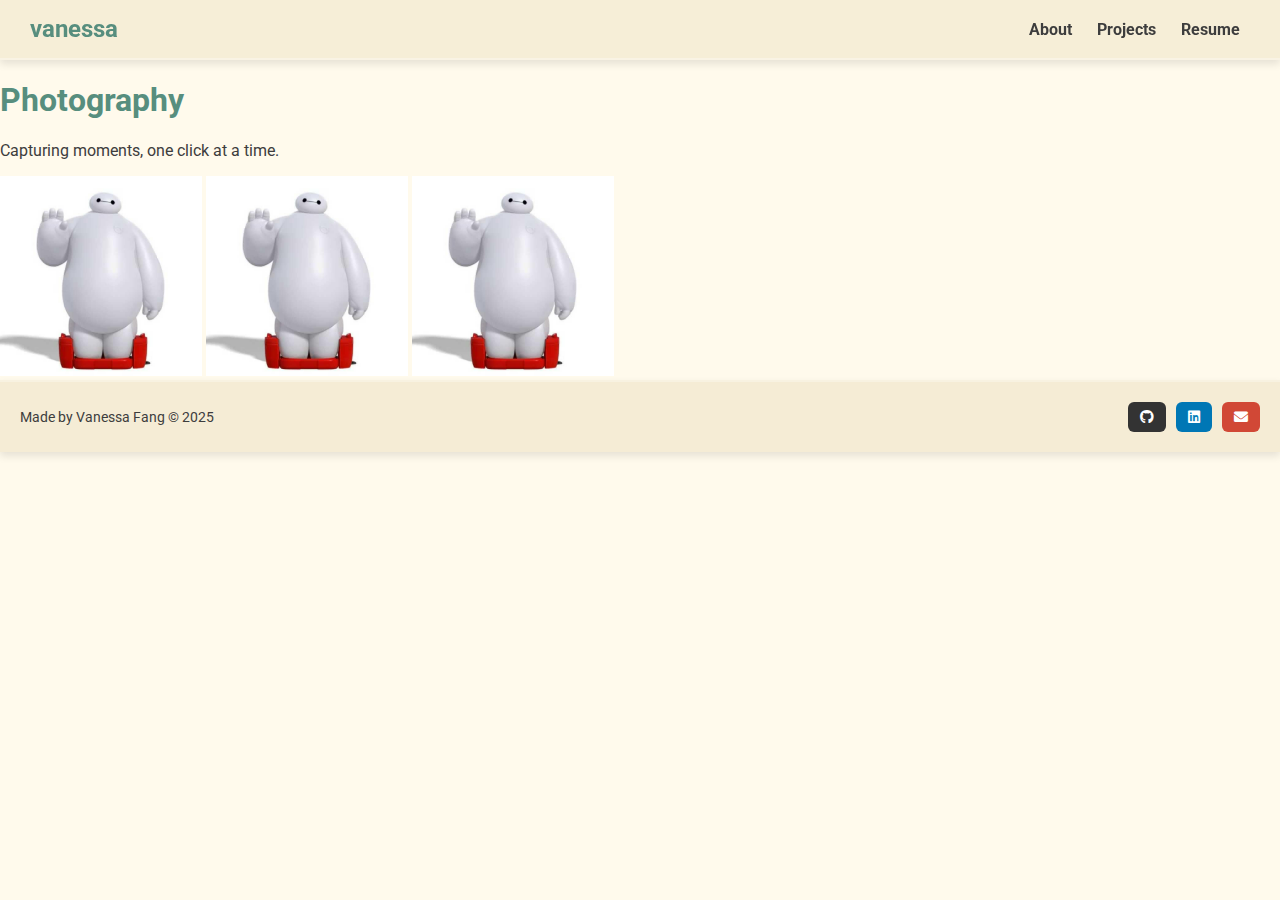
<file: photography.html>
<!DOCTYPE html>
<html lang="en">

<head>
  <meta charset="UTF-8">
  <meta name="viewport" content="width=device-width, initial-scale=1.0">
  <title>Photography | Vanessa Fang</title>
  <link rel="stylesheet" href="styles.css">
  <script src="styles.js" defer></script>
  <link href="https://fonts.googleapis.com/css2?family=Roboto:wght@400;500;700&display=swap" rel="stylesheet">
</head>

<body>

  <div id="navbar-container"></div>
  <section class = 'photography-header'>
    <h1>Photography</h1>
    <p>Capturing moments, one click at a time.</p>
  </section>
  <section class="photography-container">
    <img src="images/baymax.png" alt="Photography 1">
    <img src="images/baymax.png" alt="Photography 2">
    <img src="images/baymax.png" alt="Photography 3">
  </section>


  <div id="footer-container"></div>
</body>


</html>
</file>
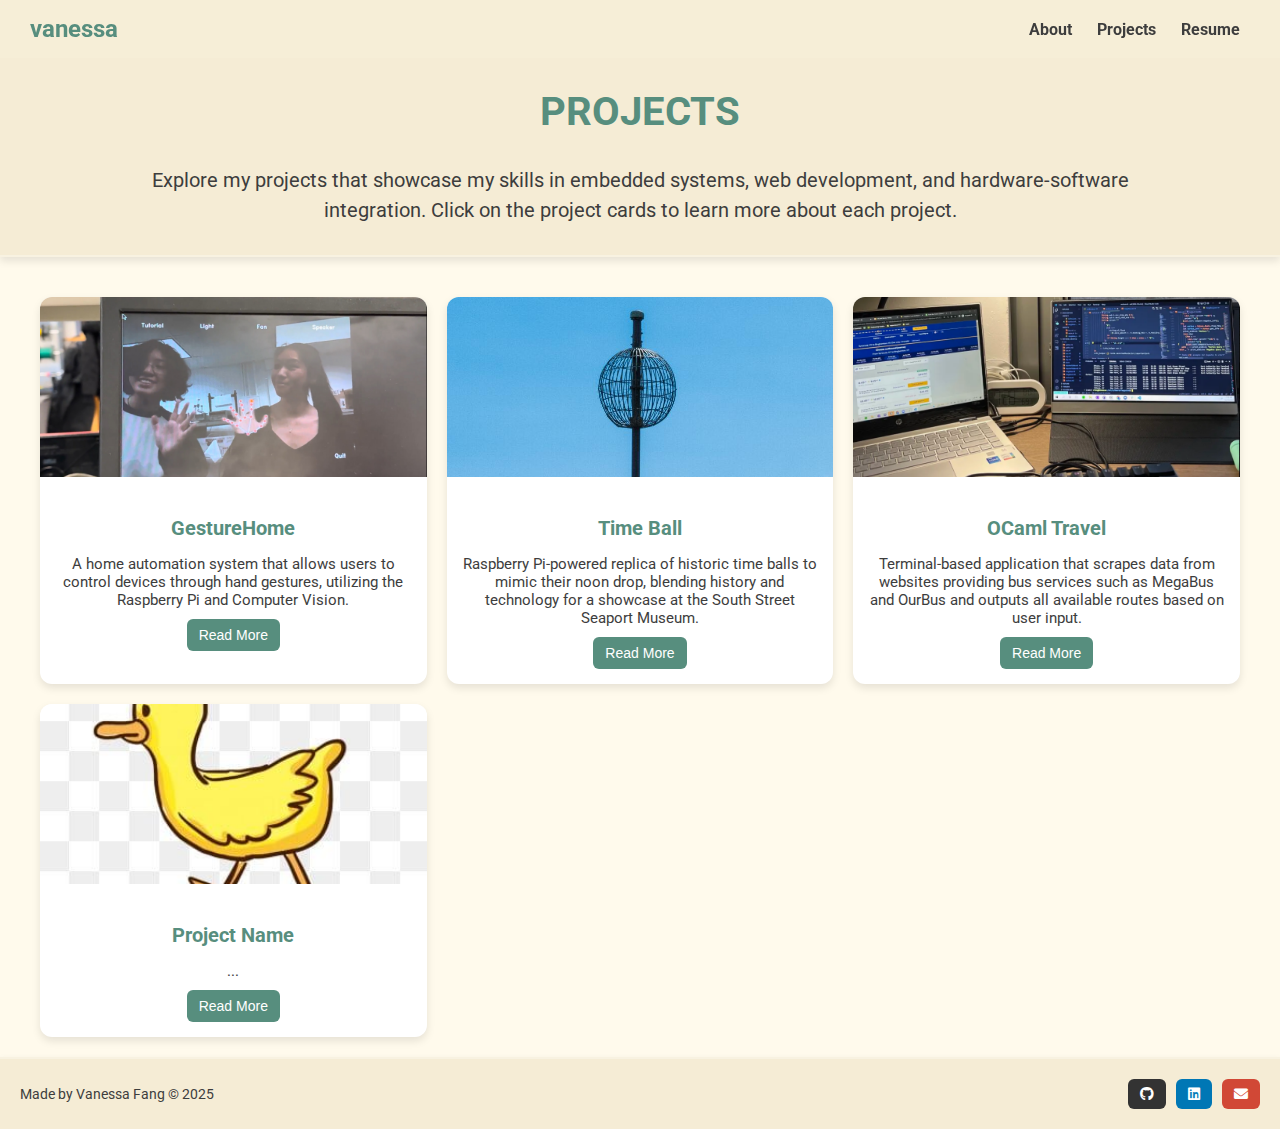
<file: projects.html>
<!DOCTYPE html>
<html lang="en">

<head>
  <meta charset="UTF-8">
  <meta name="viewport" content="width=device-width, initial-scale=1.0">
  <title>Projects | Vanessa Fang</title>
  <link rel="stylesheet" href="styles.css">
  <script src="styles.js" defer></script>
  <link href="https://fonts.googleapis.com/css2?family=Roboto:wght@400;500;700&display=swap" rel="stylesheet">
</head>

<body class="projects-page">
  <div id="navbar-container"></div>

  <section class="projects-header">
    <h1>PROJECTS</h1>
    <p>Explore my projects that showcase my skills in embedded systems, web development, and hardware-software
      integration. Click on the project cards to learn more about each project.</p>

  </section>

  <section class="project-container">
    <div class="project-card">
      <img src="images/gesturehome.png" alt="GestureHome">
      <div class="project-content">
        <h3>GestureHome</h3>
        <p>A home automation system that allows users to control devices through hand gestures, utilizing the Raspberry
          Pi and Computer Vision.</p>
        <button class="read-more" onclick="openModal('modal1')">Read More</button>
      </div>
    </div>

    <div class="project-card">
      <img src="images/timeball.png" alt="Time Ball">
      <div class="project-content">
        <h3>Time Ball</h3>
        <p>Raspberry Pi-powered replica of historic time balls to mimic their noon drop, blending history and technology
          for a showcase at the South Street Seaport Museum.</p>
        <button class="read-more" onclick="openModal('modal2')">Read More</button>
      </div>
    </div>

    <div class="project-card">
      <img src="images/ocaml.png" alt="Project 3">
      <div class="project-content">
        <h3>OCaml Travel</h3>
        <p>Terminal-based application that scrapes data from websites providing bus services such as MegaBus and OurBus
          and outputs all available routes based on user input. </p>
        <button class="read-more" onclick="openModal('modal3')">Read More</button>
      </div>
    </div>

    <div class="project-card">
      <img src="images/duck.png" alt="Project 4">
      <div class="project-content">
        <h3>Project Name</h3>
        <p>...</p>
        <button class="read-more" onclick="openModal('modal4')">Read More</button>
      </div>
    </div>
  </section>

  <div id="modal1" class="modal">
    <div class="modal-content">
      <span class="close" onclick="closeModal('modal1')">&times;</span>
      <h3>GestureHome</h3>
      <p>GestureHome is an innovative home automation system that allows users to control devices through hand gestures,
        utilizing the Raspberry Pi. Designed to assist individuals with limited mobility, the system enables seamless
        control of lights, fans, and speakers via a user interface displayed on a monitor.
      </p>
      <p>
        Utilizing OpenCV and MediaPipe, GestureHome captures real-time video through the Raspberry Pi camera to track
        hand positions and movements. This process identifies the coordinates of 21 hand points, allowing users to
        navigate menu options with the index fingertip. Additionally, the distance between the thumb and index finger
        can be measured to adjust settings like light brightness, speaker volume, and fan speed. The system effectively
        translates these hand motions into precise control commands for various devices.
      </p>
      <div class="modal-buttons">
        <a href="https://github.com/vanessafang3/GestureHome" target="_blank" class="button github-button">
          <i class="fab fa-github"></i> GitHub
        </a>
        <a href="https://courses.ece.cornell.edu/ece5990/ECE5725_Fall2023_Projects/4%20Friday%20December%208/5%20Gesture%20Home%20/GestureHome_web/index.html"
          target="_blank" class="button website-button">
          <i class="fas fa-globe"></i> Website
        </a>
      </div>
    </div>
  </div>
  </div>

  <div id="modal2" class="modal">
    <div class="modal-content">
      <span class="close" onclick="closeModal('modal2')">&times;</span>
      <h3>Time Ball</h3>
      <p>In the 19th and early 20th centuries, ships used time balls to synchronize their chronometers by dropping a
        large ball from a mast at noon, allowing sailors to set their clocks accurately before long voyages. The Titanic
        Memorial Lighthouse, built in 1913, featured a time ball that dropped daily at noon, and today’s famous example
        is the New Year's Eve Ball Drop in Times Square, inspired by this tradition.
      </p>
      <p>
        Inspired by historic time balls, Professor Skovira and I are developing a Raspberry Pi-powered replica. This
        version uses 3D-printed gears, bicycle chains, and Python to mimic the original’s noon drop. Our project merges
        history and technology while honoring the legacy of the South Street Seaport time ball, and we plan to showcase
        it at the South Street Seaport Museum on Titanic Remembrance Day.
      </p>
    </div>
  </div>

  <div id="modal3" class="modal">
    <div class="modal-content">
      <span class="close" onclick="closeModal('modal3')">&times;</span>
      <h3>OCaml Travel</h3>
      <p>A terminal-based application that scrapes data from websites providing bus services such as MegaBus and OurBus
        and outputs all available routes based on user input. This application will also have filtering features based
        on start date, end date, time, location, price, and relevancy. The application will eventually have some form of
        automatic ranking system to rank all available bus routes for the user based on the parameters entered.</p>
      <div class="modal-buttons">
        <a href="https://github.com/DylanTom/svd" target="_blank" class="button github-button">
          <i class="fab fa-github"></i> GitHub
        </a>
      </div>
    </div>
  </div>

  <div id="modal4" class="modal">
    <div class="modal-content">
      <span class="close" onclick="closeModal('modal4')">&times;</span>
      <h3>Project Name</h3>
      <p>... </p>
    </div>
  </div>

  <div id="footer-container"></div>
</body>

</html>
</file>
<file: styles.css>
/* Color scheme */
:root {
  --background: #FFFAEC;
  --secondary-bg: #F5ECD5;
  --accent: #578E7E;
  --text-dark: #3D3D3D;
  --shadow: rgba(0, 0, 0, 0.1);
}

/* Global Styles */
html,
body {
  font-family: Roboto, sans-serif;
  background-color: var(--background);
  color: var(--text-dark);
  margin: 0;
  padding: 0;
  min-height: 100vh;
  display: flex;
  flex-direction: column;
}

main {
  flex: 1;
}

/* Navigation Bar */
nav {
  display: flex;
  justify-content: space-between;
  align-items: center;
  padding: 15px 30px;
  background: rgba(245, 236, 213, 0.9);
  backdrop-filter: blur(10px);
  position: sticky;
  top: 0;
  z-index: 100;
  box-shadow: 0 4px 8px var(--shadow);
  border-bottom: 2px solid rgba(255, 255, 255, 0.3);
}

.logo {
  font-size: 24px;
  font-weight: bold;
  color: var(--accent);
}

.nav-links {
  list-style: none;
  display: flex;
  gap: 5px;
  padding: 0;
  margin: 0;
}

.nav-links li {
  display: inline;
}

.nav-links li a {
  text-decoration: none;
  color: var(--text-dark);
  font-weight: bold;
  padding: 5px 10px;
  border-radius: 8px;
  transition: 0.3s ease-in-out;
  box-shadow: inset 0 0 0 rgba(0, 0, 0, 0);
}

.nav-links li a:hover {
  background: var(--accent);
  color: white;
  box-shadow: 0 4px 10px var(--shadow);
}

.hamburger {
  display: none;
  font-size: 30px;
  cursor: pointer;
  user-select: none;
  text-shadow: 1px 1px 3px var(--shadow);
}

.dropdown {
  display: none;
  position: absolute;
  top: 50px;
  right: 30px;
  background: rgba(245, 236, 213, 0.95);
  padding: 10px;
  border-radius: 10px;
  box-shadow: 0 6px 12px var(--shadow);
  list-style: none;
}

.dropdown li {
  padding: 8px 0;
}

.dropdown li a {
  text-decoration: none;
  color: var(--text-dark);
  display: block;
  padding: 5px 10px;
  transition: 0.3s ease-in-out;
}

.dropdown li a:hover {
  background: var(--accent);
  color: white;
  border-radius: 5px;
}

/* Responsive Design For Nav Bar */
@media (max-width: 768px) {
  .nav-links {
    display: none;
  }

  .hamburger {
    display: block;
  }
}

/* Header */
header {
  text-align: center;
  padding: 60px 20px;
  background: linear-gradient(135deg, var(--secondary-bg) 30%, #e8d9b9);
  box-shadow: 0 4px 8px var(--shadow);
  border-radius: 0 0 20px 20px;
}

h1 {
  color: var(--accent);
}

/* About Me Page */
.about-page {
  margin: 0;
  padding: 0;
}

.about-container {
  background: var(--secondary-bg);
  display: flex;
  align-items: center;
  justify-content: center;
  gap: 30px;
  width: 100%;
  margin: 0;
  flex-wrap: wrap;
  padding-bottom: 60px;
  position: relative;
  padding-top: 30px;

}

.about-container::after {
  content: "";
  position: absolute;
  bottom: 0;
  left: 0;
  width: 100%;
  height: 10px;
  box-shadow: 0 4px 8px var(--shadow);
  border-bottom: 2px solid rgba(255, 255, 255, 0.3);
}

.about-page nav {
  box-shadow: none;
  border-bottom: none;
}

.profile-pic {
  width: 300px;
  height: 300px;
  border-radius: 50%;
  object-fit: cover;
}


.about-text h1 {
  color: var(--accent);
  font-size: 50px;
}

.about-text {
  max-width: 600px;
  text-align: left;
  font-size: 25px;
}

.description-container {
  display: flex;
  align-items: center;
  justify-content: center;
  padding: 50px;
  gap: 30px;
  max-width: 900px;
  margin: auto;
  padding: 40px;
}

.description-text {
  text-align: left;
  font-size: 18px;
  font: Roboto, sans-serif;
}

.divider {
  border: none;
  border-top: 2px solid var(--accent);
  width: 85%;
}

/* Responsive Design For About Page*/
@media (max-width: 950px) {
  .about-container {
    flex-direction: column;
    align-items: center;
  }

  .about-text {
    text-align: center;
    max-width: 100%;
    margin: auto;
  }

  .about-text h1 {
    margin-top: -20px;
    margin-bottom: 20px;
    text-align: center;
  }

  .about-text p {
    margin-top: 20px;
    text-align: center;
  }
}

/* Experience Section Layout */
.experience-container {
  display: flex;
  justify-content: center;
  gap: 50px;
  padding: 50px;
  max-width: 1000px;
  margin: auto;
  margin-top: -30px;
}

.experience-column {
  flex: 1;
  text-align: left;
  max-width: 500px;
}

.experience-column h2 {
  color: var(--accent);
  font-size: 24px;
  margin-bottom: 15px;
}

.experience-column h3 {
  font-size: 18px;
  margin-top: 20px;
  color: var(--text-dark);
  font-weight: bold;
  margin-bottom: 5px;
}

.accent {
  color: var(--accent);
  font-weight: bold;
}

.experience-column p {
  margin: 5px 0;
  font-size: 16px;
}

/* Responsive Design for experience */
@media (max-width: 768px) {
  .experience-container {
    flex-direction: column;
    gap: 30px;
    padding: 30px;
  }

  .experience-column {
    max-width: 100%;
  }
}

/* Projects Page */
.projects-page nav {
  box-shadow: none;
  border-bottom: none;
}

.projects-header {
  background: var(--secondary-bg);
  padding: 30px 20px;
  text-align: center;
  box-shadow: 0 4px 8px var(--shadow);
  border-bottom: 2px solid rgba(255, 255, 255, 0.3);
  margin-bottom: 20px;
}

.projects-header h1 {
  color: var(--accent);
  font-size: 40px;
  margin: 0;
}

.projects-header p {
  font-size: 20px;
  color: var(--text-dark);
  margin-top: 10px;
  width: 80%;
  margin: auto;
  line-height: 1.5;
  text-align: center;
  padding-top: 30px;
}


.project-container {
  display: grid;
  grid-template-columns: repeat(auto-fit, minmax(300px, 1fr));
  gap: 20px;
  max-width: 1200px;
  margin: 0 auto;
  padding: 20px;
}


.project-card {
  background: white;
  border-radius: 12px;
  overflow: hidden;
  box-shadow: 0 4px 8px rgba(0, 0, 0, 0.1);
  transition: transform 0.3s ease, box-shadow 0.3s ease;
  text-align: center;
}

.project-card:hover {
  transform: translateY(-5px);
  box-shadow: 0 8px 16px rgba(0, 0, 0, 0.15);
}

.project-card img {
  width: 100%;
  height: 180px;
  object-fit: cover;
}

.project-content {
  padding: 15px;
}

.project-content h3 {
  color: var(--accent);
  font-size: 20px;
  margin-bottom: 8px;
}

.project-content p {
  font-size: 15px;
  color: var(--text-dark);
  margin-bottom: 10px;
}

.read-more {
  background: var(--accent);
  color: white;
  padding: 8px 12px;
  border: none;
  border-radius: 6px;
  cursor: pointer;
  font-size: 14px;
  transition: background 0.3s ease;
}

.read-more:hover {
  background: #3b6d5f;
}

/* Responsive Design for Projects */
@media (max-width: 995px) {
  .project-container {
    grid-template-columns: 2fr;
    /* Switch to 2 column on smaller screens */
  }
}

/* Modal Styling */
.modal {
  display: none;
  position: fixed;
  z-index: 1000;
  left: 0;
  top: 0;
  width: 100%;
  height: 100%;
  overflow: auto;
  background-color: rgba(0, 0, 0, 0.5);
}

.modal-content {
  background-color: white;
  margin: 10% auto;
  padding: 20px;
  border-radius: 8px;
  width: 80%;
  max-width: 600px;
  box-shadow: 0 4px 8px rgba(0, 0, 0, 0.2);
}

.modal .close {
  color: #aaa;
  float: right;
  font-size: 28px;
  font-weight: bold;
  cursor: pointer;
}

.modal .close:hover,
.modal .close:focus {
  color: black;
  text-decoration: none;
}

.modal-buttons {
  display: flex;
  gap: 15px;
  margin-top: 20px;
  justify-content: center;
}

.modal-buttons .button {
  display: flex;
  align-items: center;
  justify-content: center;
  padding: 10px 15px;
  border-radius: 6px;
  text-decoration: none;
  font-size: 14px;
  font-weight: bold;
  color: white;
  transition: background 0.3s ease;
}

.github-button {
  background: #333;
}

.github-button:hover {
  background: #555;
}

.website-button {
  background: var(--accent);
}

.website-button:hover {
  background: #3b6d5f;
}

.modal-buttons i {
  margin-right: 8px;
  font-size: 16px;
}


/* Footer */
.footer {
  display: flex;
  justify-content: space-between;
  align-items: center;
  padding: 20px;
  background: var(--secondary-bg);
  margin-top: auto;
  box-shadow: 0 4px 8px var(--shadow);
  border-top: 2px solid rgba(255, 255, 255, 0.3);
}

.footer-left {
  margin: 0;
  font-size: 14px;
}

.footer-right {
  display: flex;
  gap: 10px;
}

.footer-button {
  text-decoration: none;
  padding: 8px 12px;
  border-radius: 6px;
  font-size: 14px;
  display: flex;
  align-items: center;
  gap: 5px;
  color: white;
  transition: background 0.3s ease;
}

.github-button {
  background: #333;
}

.github-button:hover {
  background: #555;
}

.linkedin-button {
  background: #0077b5;
}

.linkedin-button:hover {
  background: #005582;
}

.email-button {
  background: #d14836;
}

.email-button:hover {
  background: #a13327;
}

/* Tech Icons Section */
.tech-icons-container h2 {
  text-align: center;
  margin-bottom: 20px;
  font-size: 24px;
  color: var(--accent);
}

.tech-icons-container {
  overflow: hidden;
  position: relative;
  width: 100%;
  padding: 20px 0;
  max-width: 1000px;
  margin: auto;
  margin-bottom: 40px;
}

.tech-icons {
  display: flex;
  gap: 20px;
  animation: scroll 6s linear infinite;
}

.tech-icons img,
.tech-icons i {
  width: 60px;
  /* Adjust size as needed */
  height: auto;
  display: inline-block;
}

@keyframes scroll {
  0% {
    transform: translateX(0%);
  }

  100% {
    transform: translateX(-184%);
  }
}

@media screen and (max-width: 1010px) {
  .tech-icons img,
  .tech-icons i {
    width: 30px;
    height: auto;
    display: inline-block;
  }

  @keyframes scroll {
    0% {
      transform: translateX(0%);
    }

    100% {
      transform: translateX(-100%);
    }
  }
}
</file>
